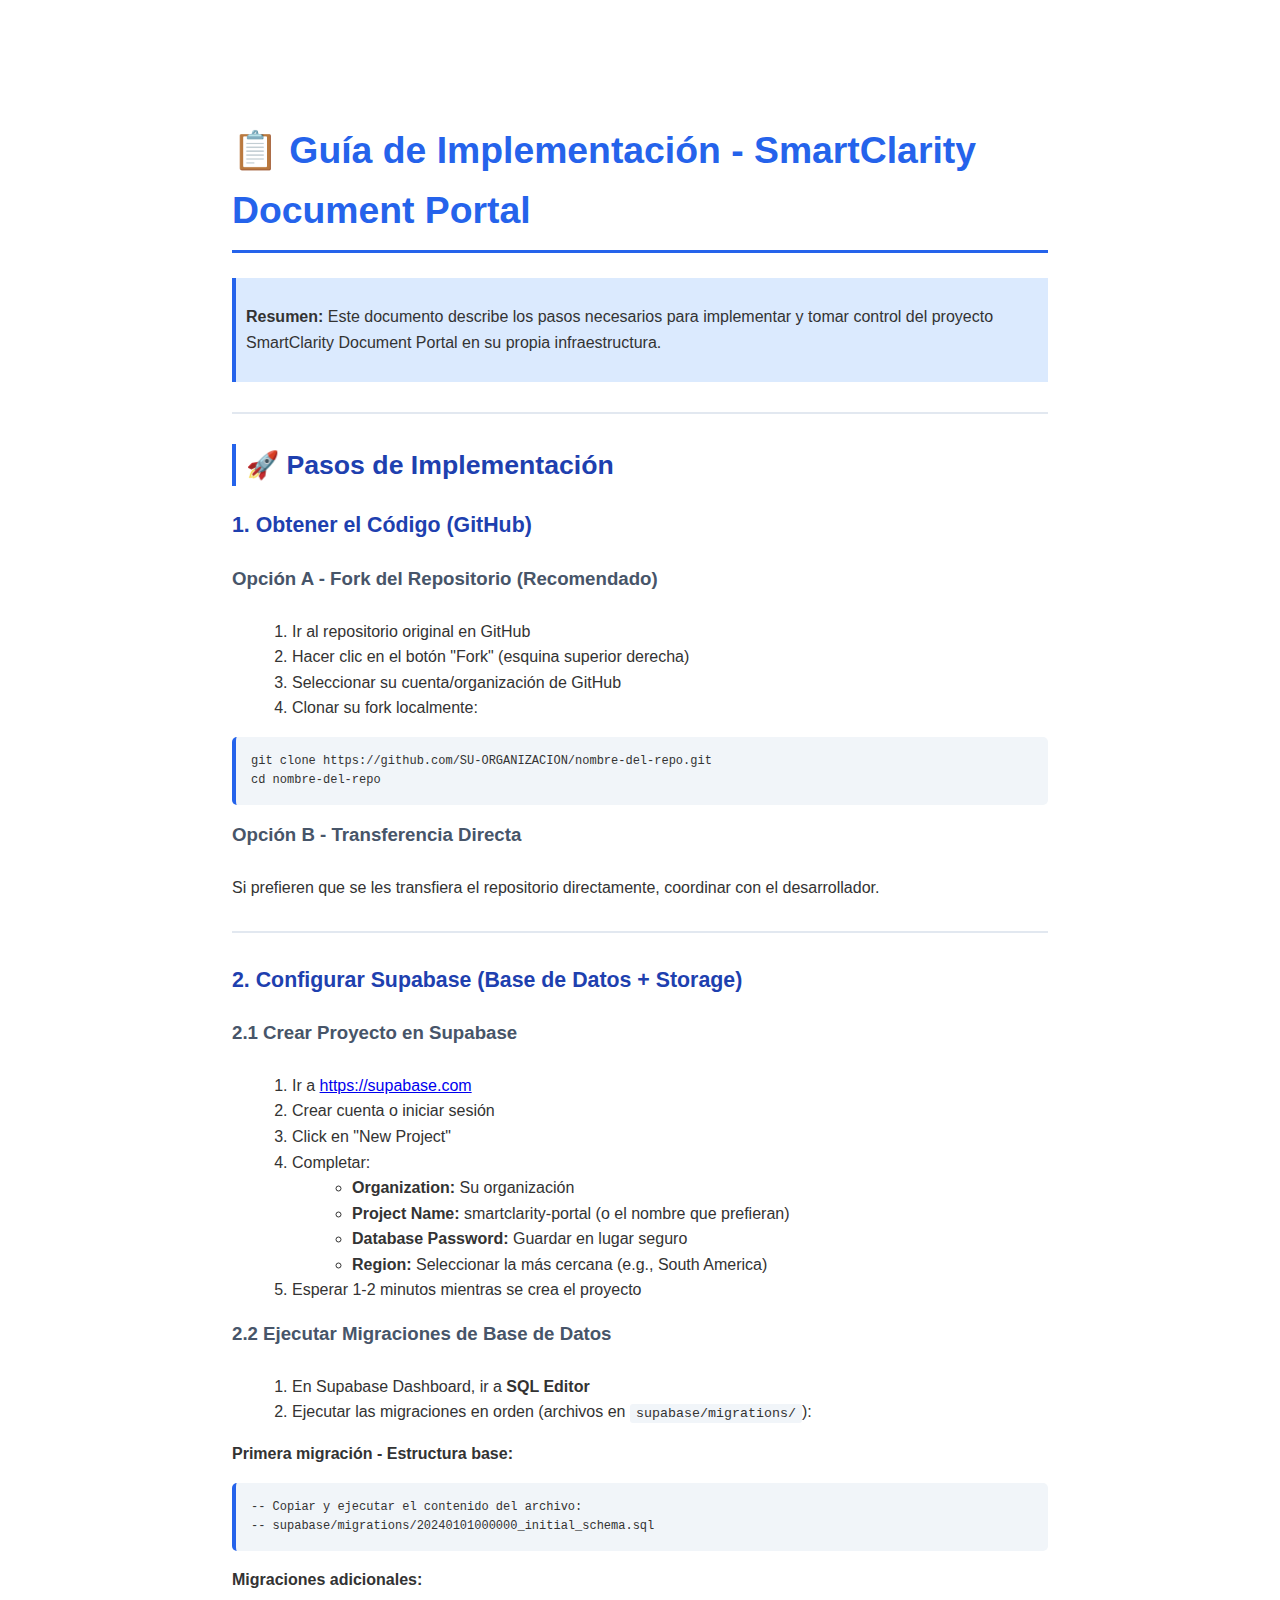
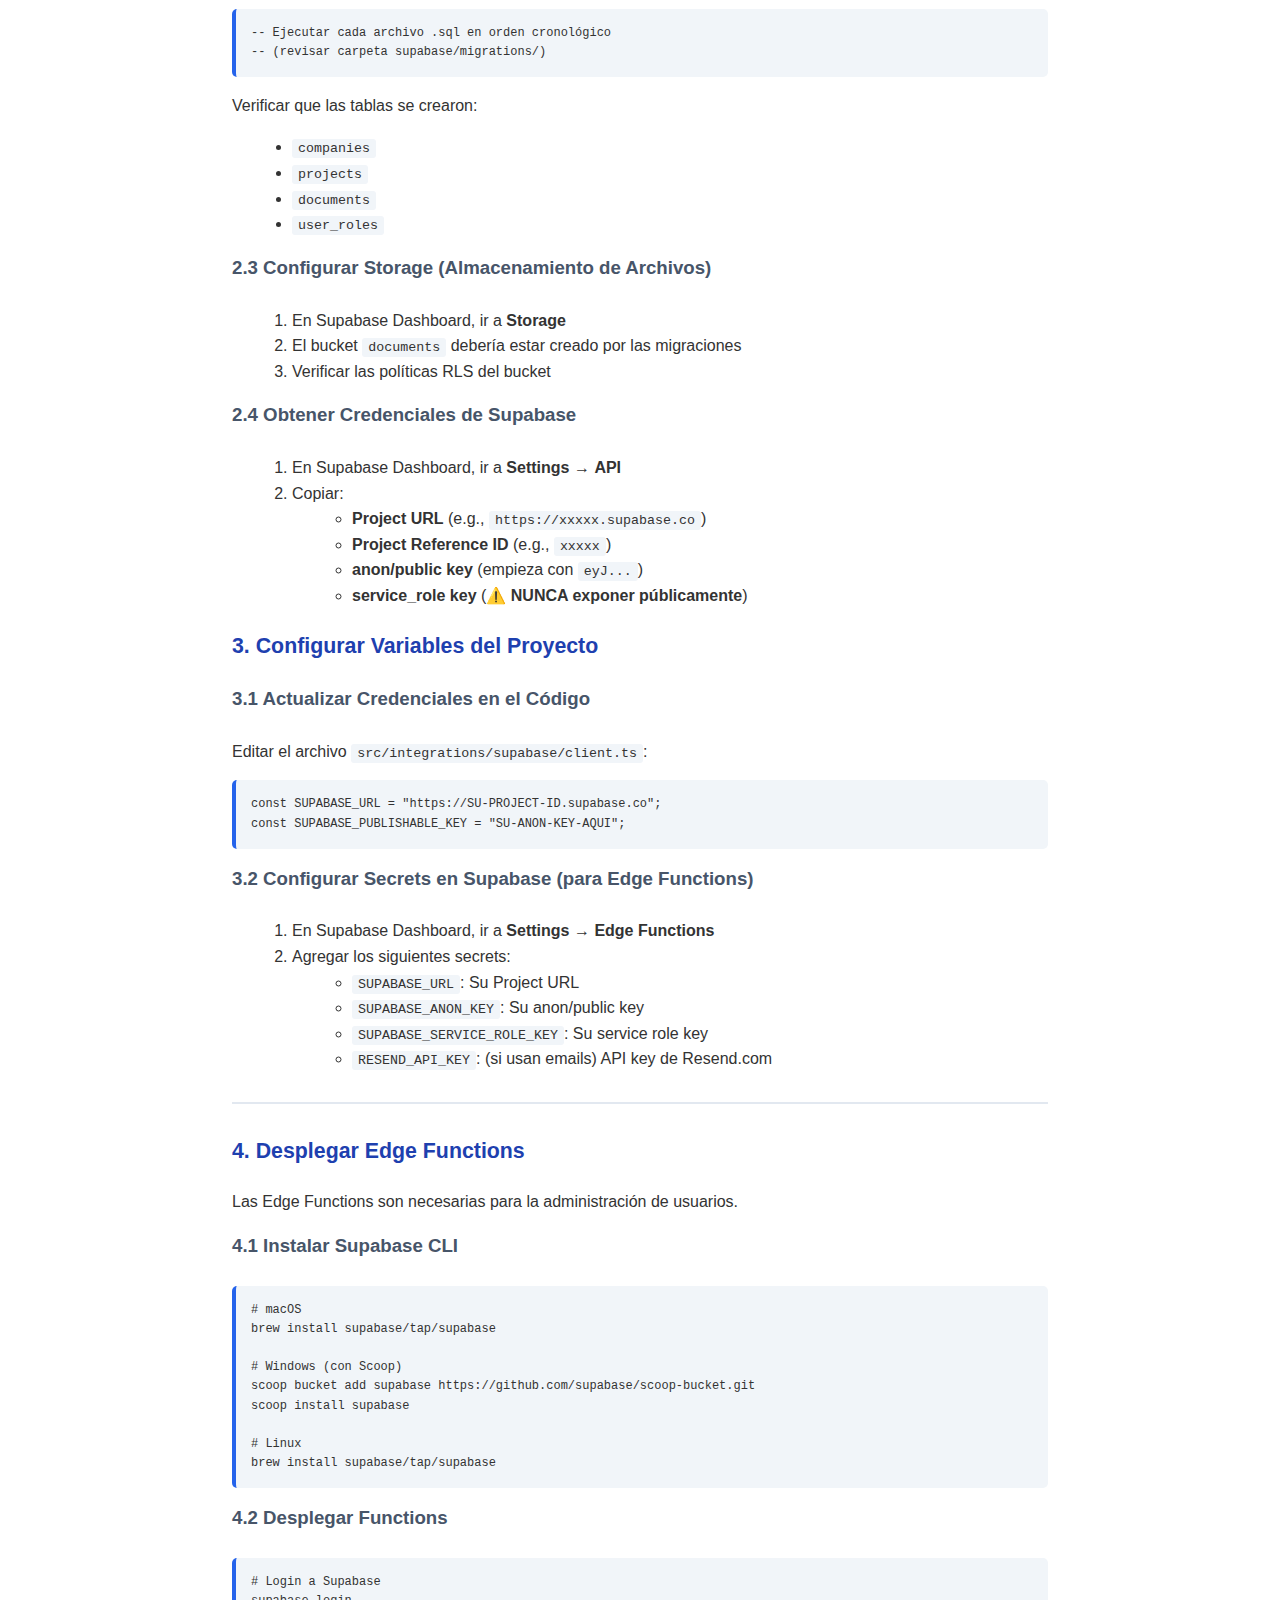
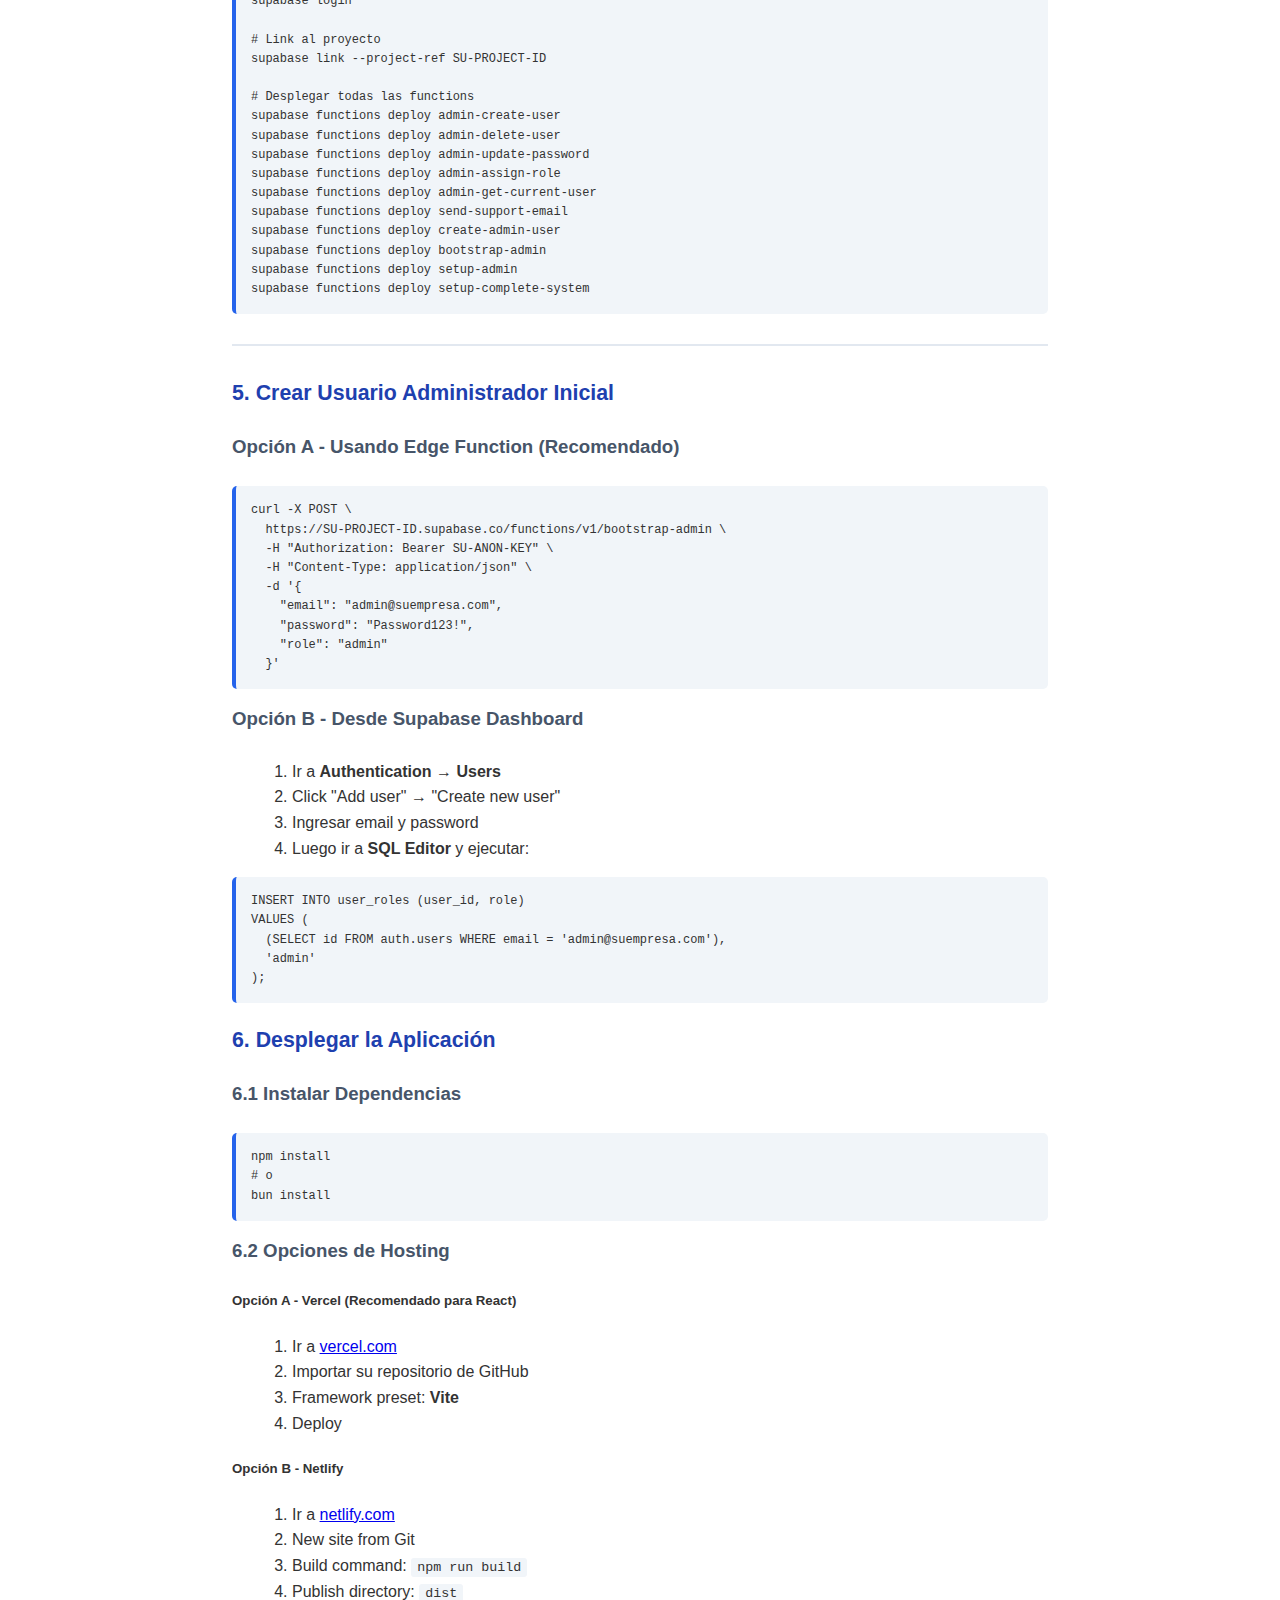
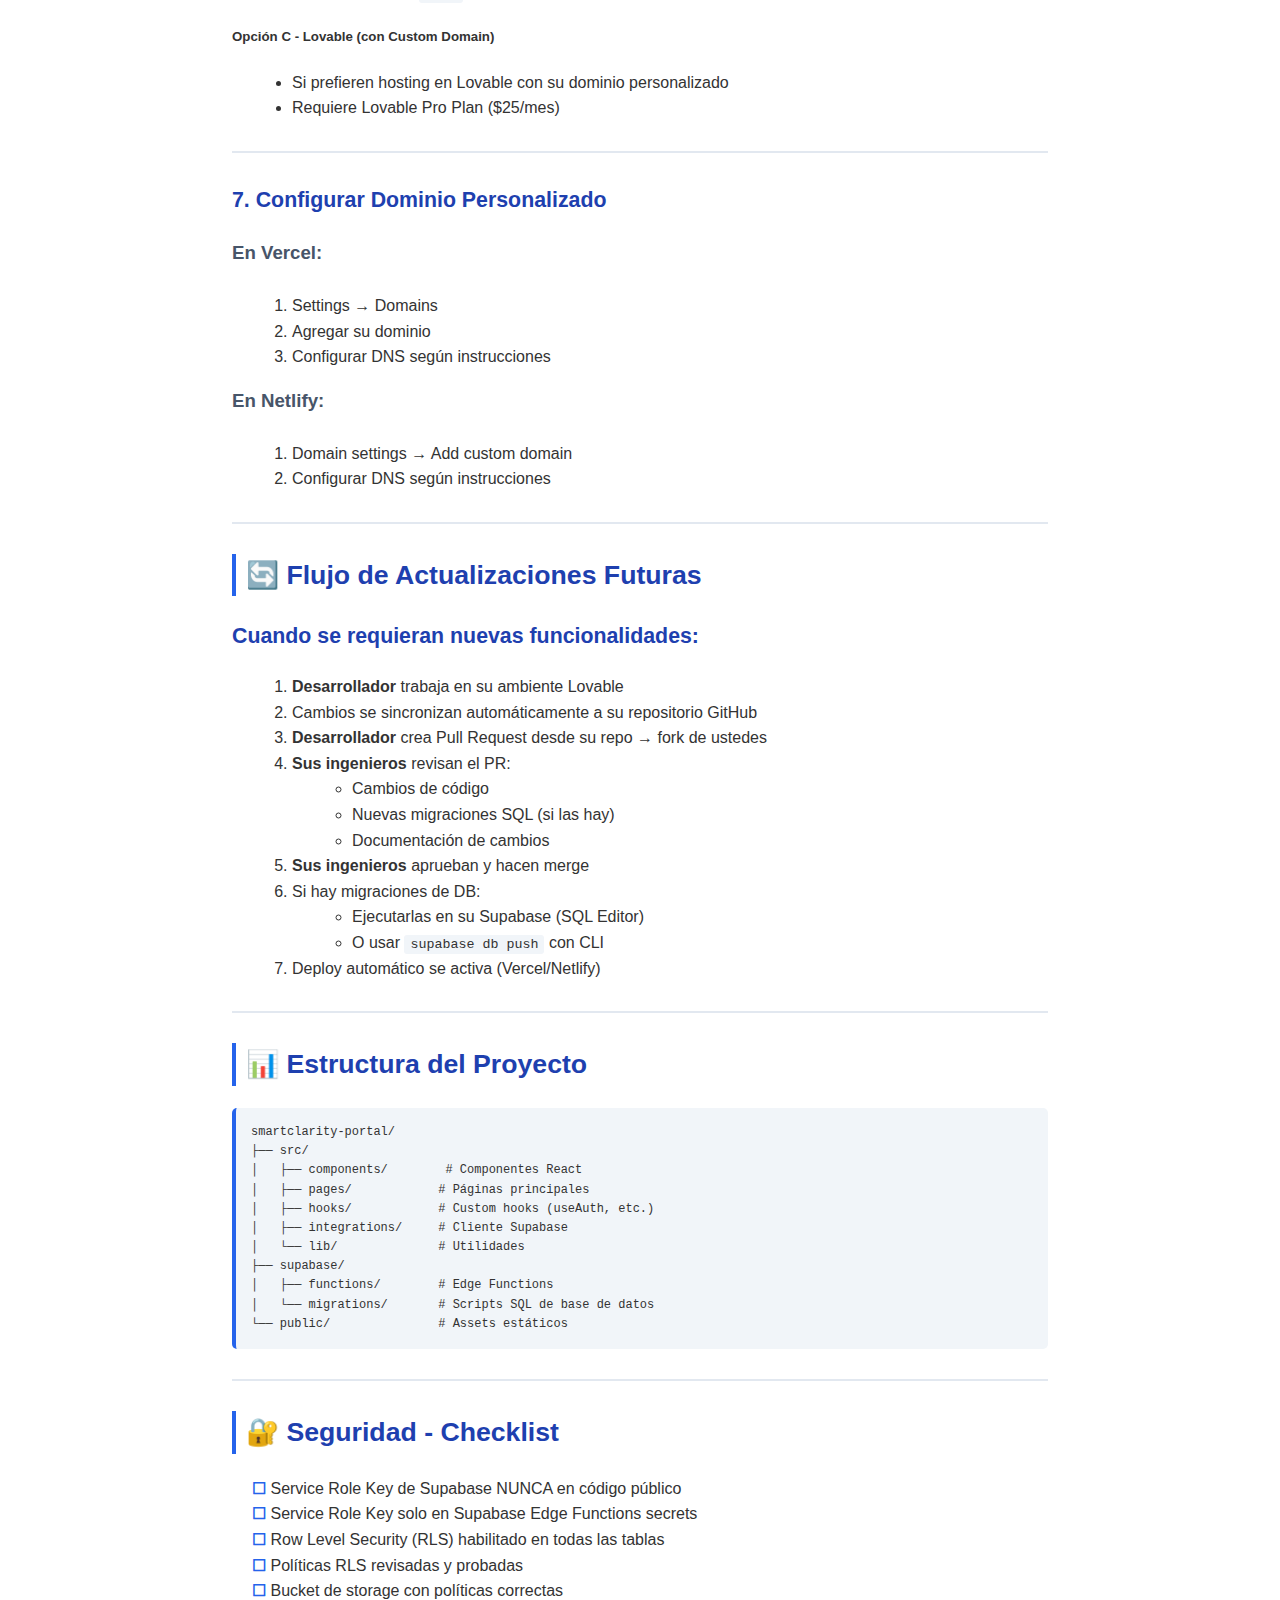
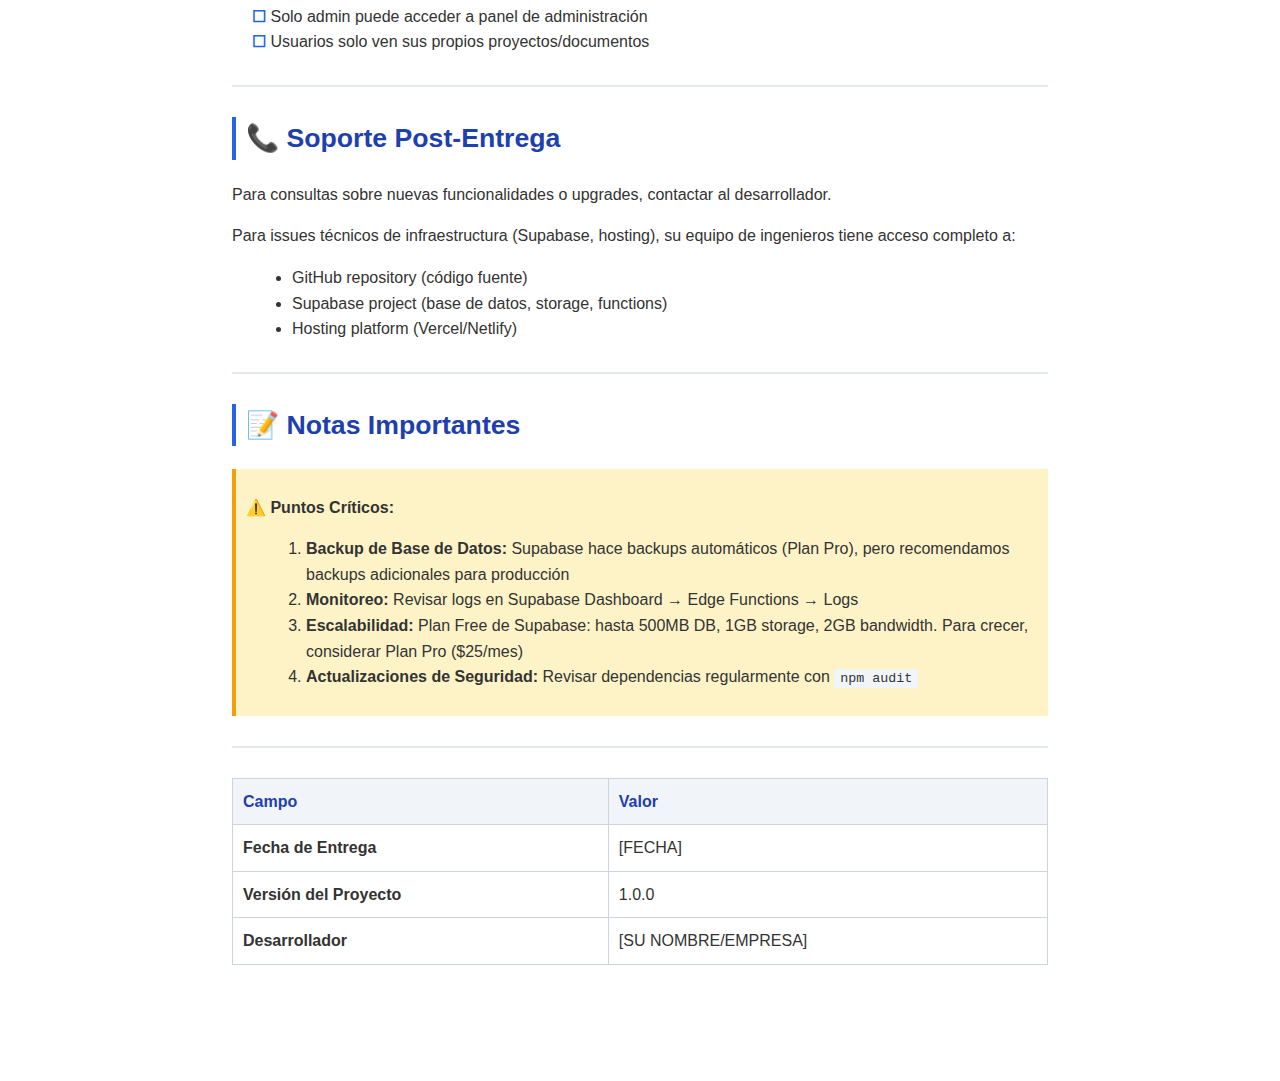
<file: DEPLOYMENT.html>
<!DOCTYPE html>
<html lang="es">
<head>
    <meta charset="UTF-8">
    <meta name="viewport" content="width=device-width, initial-scale=1.0">
    <title>Guía de Implementación - SmartClarity Document Portal</title>
    <style>
        body {
            font-family: 'Calibri', Arial, sans-serif;
            line-height: 1.6;
            max-width: 8.5in;
            margin: 0 auto;
            padding: 1in;
            color: #333;
        }
        h1 {
            color: #2563eb;
            border-bottom: 3px solid #2563eb;
            padding-bottom: 10px;
            font-size: 28pt;
        }
        h2 {
            color: #1e40af;
            margin-top: 30px;
            font-size: 20pt;
            border-left: 4px solid #2563eb;
            padding-left: 10px;
        }
        h3 {
            color: #1e40af;
            margin-top: 20px;
            font-size: 16pt;
        }
        h4 {
            color: #475569;
            margin-top: 15px;
            font-size: 14pt;
        }
        code {
            background-color: #f1f5f9;
            padding: 2px 6px;
            border-radius: 3px;
            font-family: 'Consolas', 'Courier New', monospace;
            font-size: 10pt;
        }
        pre {
            background-color: #f1f5f9;
            padding: 15px;
            border-radius: 5px;
            border-left: 4px solid #2563eb;
            overflow-x: auto;
            font-family: 'Consolas', 'Courier New', monospace;
            font-size: 9pt;
        }
        .warning {
            background-color: #fef3c7;
            border-left: 4px solid #f59e0b;
            padding: 10px;
            margin: 10px 0;
        }
        .info {
            background-color: #dbeafe;
            border-left: 4px solid #2563eb;
            padding: 10px;
            margin: 10px 0;
        }
        .checklist {
            list-style-type: none;
            padding-left: 0;
        }
        .checklist li:before {
            content: "☐ ";
            font-weight: bold;
            color: #2563eb;
        }
        ul, ol {
            margin-left: 20px;
        }
        table {
            border-collapse: collapse;
            width: 100%;
            margin: 20px 0;
        }
        th, td {
            border: 1px solid #cbd5e1;
            padding: 10px;
            text-align: left;
        }
        th {
            background-color: #f1f5f9;
            color: #1e40af;
            font-weight: bold;
        }
        .page-break {
            page-break-after: always;
        }
        hr {
            border: none;
            border-top: 2px solid #e2e8f0;
            margin: 30px 0;
        }
    </style>
</head>
<body>

<h1>📋 Guía de Implementación - SmartClarity Document Portal</h1>

<div class="info">
    <p><strong>Resumen:</strong> Este documento describe los pasos necesarios para implementar y tomar control del proyecto SmartClarity Document Portal en su propia infraestructura.</p>
</div>

<hr>

<h2>🚀 Pasos de Implementación</h2>

<h3>1. Obtener el Código (GitHub)</h3>

<h4>Opción A - Fork del Repositorio (Recomendado)</h4>
<ol>
    <li>Ir al repositorio original en GitHub</li>
    <li>Hacer clic en el botón "Fork" (esquina superior derecha)</li>
    <li>Seleccionar su cuenta/organización de GitHub</li>
    <li>Clonar su fork localmente:</li>
</ol>

<pre>git clone https://github.com/SU-ORGANIZACION/nombre-del-repo.git
cd nombre-del-repo</pre>

<h4>Opción B - Transferencia Directa</h4>
<p>Si prefieren que se les transfiera el repositorio directamente, coordinar con el desarrollador.</p>

<hr>

<h3>2. Configurar Supabase (Base de Datos + Storage)</h3>

<h4>2.1 Crear Proyecto en Supabase</h4>
<ol>
    <li>Ir a <a href="https://supabase.com">https://supabase.com</a></li>
    <li>Crear cuenta o iniciar sesión</li>
    <li>Click en "New Project"</li>
    <li>Completar:
        <ul>
            <li><strong>Organization:</strong> Su organización</li>
            <li><strong>Project Name:</strong> smartclarity-portal (o el nombre que prefieran)</li>
            <li><strong>Database Password:</strong> Guardar en lugar seguro</li>
            <li><strong>Region:</strong> Seleccionar la más cercana (e.g., South America)</li>
        </ul>
    </li>
    <li>Esperar 1-2 minutos mientras se crea el proyecto</li>
</ol>

<h4>2.2 Ejecutar Migraciones de Base de Datos</h4>
<ol>
    <li>En Supabase Dashboard, ir a <strong>SQL Editor</strong></li>
    <li>Ejecutar las migraciones en orden (archivos en <code>supabase/migrations/</code>):</li>
</ol>

<p><strong>Primera migración - Estructura base:</strong></p>
<pre>-- Copiar y ejecutar el contenido del archivo:
-- supabase/migrations/20240101000000_initial_schema.sql</pre>

<p><strong>Migraciones adicionales:</strong></p>
<pre>-- Ejecutar cada archivo .sql en orden cronológico
-- (revisar carpeta supabase/migrations/)</pre>

<p>Verificar que las tablas se crearon:</p>
<ul>
    <li><code>companies</code></li>
    <li><code>projects</code></li>
    <li><code>documents</code></li>
    <li><code>user_roles</code></li>
</ul>

<h4>2.3 Configurar Storage (Almacenamiento de Archivos)</h4>
<ol>
    <li>En Supabase Dashboard, ir a <strong>Storage</strong></li>
    <li>El bucket <code>documents</code> debería estar creado por las migraciones</li>
    <li>Verificar las políticas RLS del bucket</li>
</ol>

<h4>2.4 Obtener Credenciales de Supabase</h4>
<ol>
    <li>En Supabase Dashboard, ir a <strong>Settings</strong> → <strong>API</strong></li>
    <li>Copiar:
        <ul>
            <li><strong>Project URL</strong> (e.g., <code>https://xxxxx.supabase.co</code>)</li>
            <li><strong>Project Reference ID</strong> (e.g., <code>xxxxx</code>)</li>
            <li><strong>anon/public key</strong> (empieza con <code>eyJ...</code>)</li>
            <li><strong>service_role key</strong> (⚠️ <strong>NUNCA exponer públicamente</strong>)</li>
        </ul>
    </li>
</ol>

<div class="page-break"></div>

<h3>3. Configurar Variables del Proyecto</h3>

<h4>3.1 Actualizar Credenciales en el Código</h4>
<p>Editar el archivo <code>src/integrations/supabase/client.ts</code>:</p>

<pre>const SUPABASE_URL = "https://SU-PROJECT-ID.supabase.co";
const SUPABASE_PUBLISHABLE_KEY = "SU-ANON-KEY-AQUI";</pre>

<h4>3.2 Configurar Secrets en Supabase (para Edge Functions)</h4>
<ol>
    <li>En Supabase Dashboard, ir a <strong>Settings</strong> → <strong>Edge Functions</strong></li>
    <li>Agregar los siguientes secrets:
        <ul>
            <li><code>SUPABASE_URL</code>: Su Project URL</li>
            <li><code>SUPABASE_ANON_KEY</code>: Su anon/public key</li>
            <li><code>SUPABASE_SERVICE_ROLE_KEY</code>: Su service role key</li>
            <li><code>RESEND_API_KEY</code>: (si usan emails) API key de Resend.com</li>
        </ul>
    </li>
</ol>

<hr>

<h3>4. Desplegar Edge Functions</h3>

<p>Las Edge Functions son necesarias para la administración de usuarios.</p>

<h4>4.1 Instalar Supabase CLI</h4>
<pre># macOS
brew install supabase/tap/supabase

# Windows (con Scoop)
scoop bucket add supabase https://github.com/supabase/scoop-bucket.git
scoop install supabase

# Linux
brew install supabase/tap/supabase</pre>

<h4>4.2 Desplegar Functions</h4>
<pre># Login a Supabase
supabase login

# Link al proyecto
supabase link --project-ref SU-PROJECT-ID

# Desplegar todas las functions
supabase functions deploy admin-create-user
supabase functions deploy admin-delete-user
supabase functions deploy admin-update-password
supabase functions deploy admin-assign-role
supabase functions deploy admin-get-current-user
supabase functions deploy send-support-email
supabase functions deploy create-admin-user
supabase functions deploy bootstrap-admin
supabase functions deploy setup-admin
supabase functions deploy setup-complete-system</pre>

<hr>

<h3>5. Crear Usuario Administrador Inicial</h3>

<h4>Opción A - Usando Edge Function (Recomendado)</h4>
<pre>curl -X POST \
  https://SU-PROJECT-ID.supabase.co/functions/v1/bootstrap-admin \
  -H "Authorization: Bearer SU-ANON-KEY" \
  -H "Content-Type: application/json" \
  -d '{
    "email": "admin@suempresa.com",
    "password": "Password123!",
    "role": "admin"
  }'</pre>

<h4>Opción B - Desde Supabase Dashboard</h4>
<ol>
    <li>Ir a <strong>Authentication</strong> → <strong>Users</strong></li>
    <li>Click "Add user" → "Create new user"</li>
    <li>Ingresar email y password</li>
    <li>Luego ir a <strong>SQL Editor</strong> y ejecutar:</li>
</ol>

<pre>INSERT INTO user_roles (user_id, role)
VALUES (
  (SELECT id FROM auth.users WHERE email = 'admin@suempresa.com'),
  'admin'
);</pre>

<div class="page-break"></div>

<h3>6. Desplegar la Aplicación</h3>

<h4>6.1 Instalar Dependencias</h4>
<pre>npm install
# o
bun install</pre>

<h4>6.2 Opciones de Hosting</h4>

<h5>Opción A - Vercel (Recomendado para React)</h5>
<ol>
    <li>Ir a <a href="https://vercel.com">vercel.com</a></li>
    <li>Importar su repositorio de GitHub</li>
    <li>Framework preset: <strong>Vite</strong></li>
    <li>Deploy</li>
</ol>

<h5>Opción B - Netlify</h5>
<ol>
    <li>Ir a <a href="https://netlify.com">netlify.com</a></li>
    <li>New site from Git</li>
    <li>Build command: <code>npm run build</code></li>
    <li>Publish directory: <code>dist</code></li>
</ol>

<h5>Opción C - Lovable (con Custom Domain)</h5>
<ul>
    <li>Si prefieren hosting en Lovable con su dominio personalizado</li>
    <li>Requiere Lovable Pro Plan ($25/mes)</li>
</ul>

<hr>

<h3>7. Configurar Dominio Personalizado</h3>

<h4>En Vercel:</h4>
<ol>
    <li>Settings → Domains</li>
    <li>Agregar su dominio</li>
    <li>Configurar DNS según instrucciones</li>
</ol>

<h4>En Netlify:</h4>
<ol>
    <li>Domain settings → Add custom domain</li>
    <li>Configurar DNS según instrucciones</li>
</ol>

<hr>

<h2>🔄 Flujo de Actualizaciones Futuras</h2>

<h3>Cuando se requieran nuevas funcionalidades:</h3>

<ol>
    <li><strong>Desarrollador</strong> trabaja en su ambiente Lovable</li>
    <li>Cambios se sincronizan automáticamente a su repositorio GitHub</li>
    <li><strong>Desarrollador</strong> crea Pull Request desde su repo → fork de ustedes</li>
    <li><strong>Sus ingenieros</strong> revisan el PR:
        <ul>
            <li>Cambios de código</li>
            <li>Nuevas migraciones SQL (si las hay)</li>
            <li>Documentación de cambios</li>
        </ul>
    </li>
    <li><strong>Sus ingenieros</strong> aprueban y hacen merge</li>
    <li>Si hay migraciones de DB:
        <ul>
            <li>Ejecutarlas en su Supabase (SQL Editor)</li>
            <li>O usar <code>supabase db push</code> con CLI</li>
        </ul>
    </li>
    <li>Deploy automático se activa (Vercel/Netlify)</li>
</ol>

<hr>

<h2>📊 Estructura del Proyecto</h2>

<pre>smartclarity-portal/
├── src/
│   ├── components/        # Componentes React
│   ├── pages/            # Páginas principales
│   ├── hooks/            # Custom hooks (useAuth, etc.)
│   ├── integrations/     # Cliente Supabase
│   └── lib/              # Utilidades
├── supabase/
│   ├── functions/        # Edge Functions
│   └── migrations/       # Scripts SQL de base de datos
└── public/               # Assets estáticos</pre>

<hr>

<h2>🔐 Seguridad - Checklist</h2>

<ul class="checklist">
    <li>Service Role Key de Supabase NUNCA en código público</li>
    <li>Service Role Key solo en Supabase Edge Functions secrets</li>
    <li>Row Level Security (RLS) habilitado en todas las tablas</li>
    <li>Políticas RLS revisadas y probadas</li>
    <li>Bucket de storage con políticas correctas</li>
    <li>Solo admin puede acceder a panel de administración</li>
    <li>Usuarios solo ven sus propios proyectos/documentos</li>
</ul>

<hr>

<h2>📞 Soporte Post-Entrega</h2>

<p>Para consultas sobre nuevas funcionalidades o upgrades, contactar al desarrollador.</p>

<p>Para issues técnicos de infraestructura (Supabase, hosting), su equipo de ingenieros tiene acceso completo a:</p>
<ul>
    <li>GitHub repository (código fuente)</li>
    <li>Supabase project (base de datos, storage, functions)</li>
    <li>Hosting platform (Vercel/Netlify)</li>
</ul>

<hr>

<h2>📝 Notas Importantes</h2>

<div class="warning">
    <p><strong>⚠️ Puntos Críticos:</strong></p>
    <ol>
        <li><strong>Backup de Base de Datos:</strong> Supabase hace backups automáticos (Plan Pro), pero recomendamos backups adicionales para producción</li>
        <li><strong>Monitoreo:</strong> Revisar logs en Supabase Dashboard → Edge Functions → Logs</li>
        <li><strong>Escalabilidad:</strong> Plan Free de Supabase: hasta 500MB DB, 1GB storage, 2GB bandwidth. Para crecer, considerar Plan Pro ($25/mes)</li>
        <li><strong>Actualizaciones de Seguridad:</strong> Revisar dependencias regularmente con <code>npm audit</code></li>
    </ol>
</div>

<hr>

<table>
    <tr>
        <th>Campo</th>
        <th>Valor</th>
    </tr>
    <tr>
        <td><strong>Fecha de Entrega</strong></td>
        <td>[FECHA]</td>
    </tr>
    <tr>
        <td><strong>Versión del Proyecto</strong></td>
        <td>1.0.0</td>
    </tr>
    <tr>
        <td><strong>Desarrollador</strong></td>
        <td>[SU NOMBRE/EMPRESA]</td>
    </tr>
</table>

</body>
</html>
</file>
